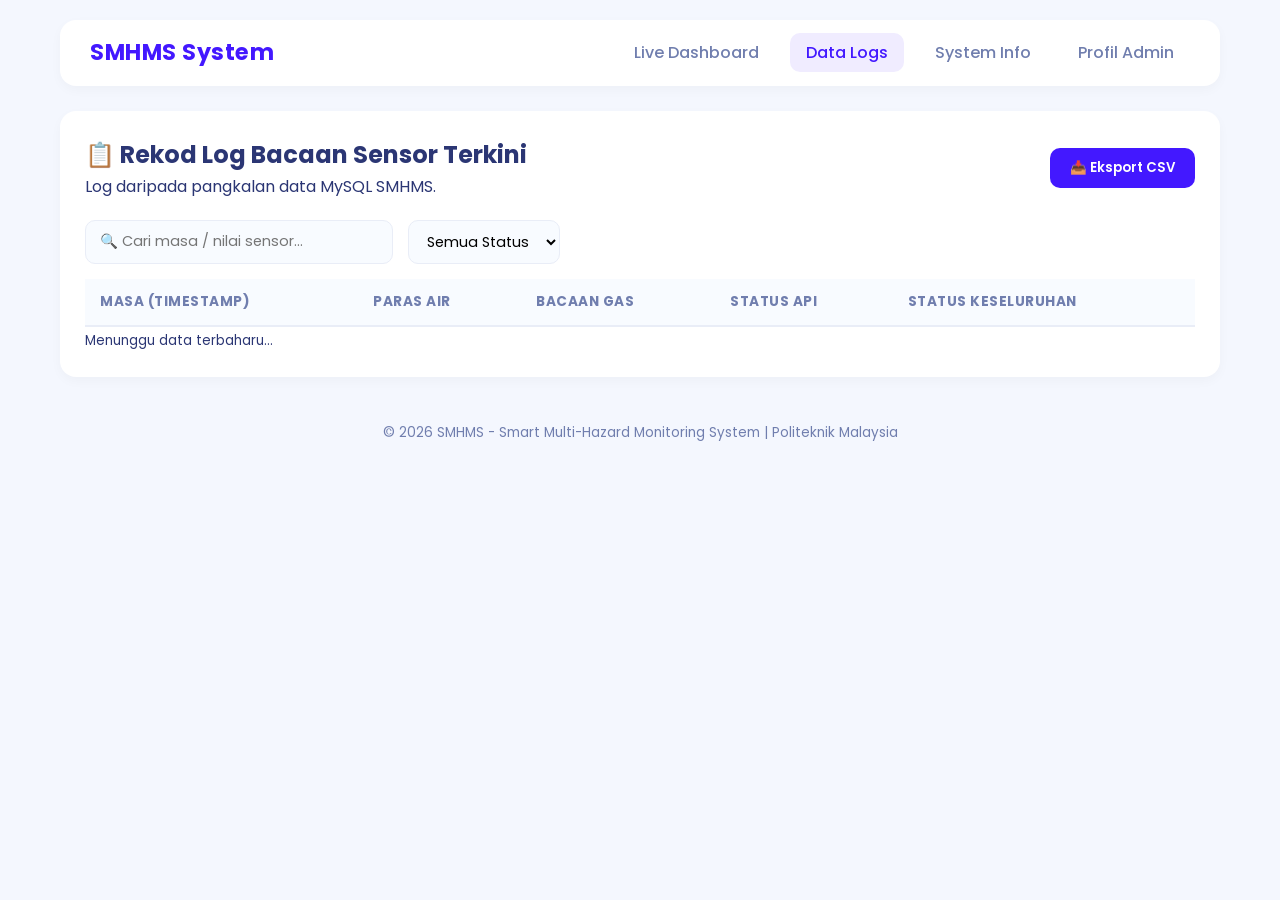
<file: analytics.html>
<!DOCTYPE html>
<html lang="ms">
<head>
  <meta charset="UTF-8">
  <meta name="viewport" content="width=device-width, initial-scale=1.0">
  <title>SMHMS - Data Logs</title>
  <link rel="stylesheet" href="style.css">
</head>
<body>

  <div class="container">
    <nav class="navbar">
      <div class="logo">SMHMS System</div>
      <ul class="nav-links">
        <li><a href="index.html">Live Dashboard</a></li>
        <li><a href="analytics.html" class="active">Data Logs</a></li>
        <li><a href="settings.html">System Info</a></li>
        <li><a href="profile.html">Profil Admin</a></li>
      </ul>
    </nav>

    <div class="table-card">
      <div class="table-card-header">
        <div>
          <h2>📋 Rekod Log Bacaan Sensor Terkini</h2>
          <p class="sub-text">Log daripada pangkalan data MySQL SMHMS.</p>
        </div>
        <button id="btnExport" class="btn-primary">📥 Eksport CSV</button>
      </div>

      <div class="toolbar">
        <input type="text" id="searchInput" placeholder="🔍 Cari masa / nilai sensor..." class="form-input">
        <select id="filterStatus" class="form-select">
          <option value="ALL">Semua Status</option>
          <option value="NORMAL">NORMAL</option>
          <option value="WARNING">WARNING</option>
          <option value="DANGER">DANGER</option>
        </select>
      </div>
      
      <div class="table-responsive">
        <table>
          <thead>
            <tr>
              <th>Masa (Timestamp)</th>
              <th>Paras Air</th>
              <th>Bacaan Gas</th>
              <th>Status Api</th>
              <th>Status Keseluruhan</th>
            </tr>
          </thead>
          <tbody id="logTableBody"></tbody>
        </table>
      </div>

      <div class="table-footer">
        <small id="entryCount">Menunggu data terbaharu...</small>
      </div>
    </div>

    <footer>
      <p>&copy; 2026 SMHMS - Smart Multi-Hazard Monitoring System | Politeknik Malaysia</p>
    </footer>
  </div>

  <script>
    const LOGS_API_URL = "http://localhost:5000/api/logs?api_key=SMHMS_SECRET_API_KEY_2026";
    let logHistory = [];

    function renderTable() {
      const tableBody = document.getElementById("logTableBody");
      const searchVal = document.getElementById("searchInput").value.toLowerCase();
      const filterStatus = document.getElementById("filterStatus").value;

      tableBody.innerHTML = "";

      const filteredLogs = logHistory.filter(item => {
        const matchesSearch = item.created_at.toLowerCase().includes(searchVal) || 
                              item.water_level.toString().includes(searchVal) || 
                              item.gas_level.toString().includes(searchVal);
        const matchesStatus = (filterStatus === "ALL") || (item.status_hazard === filterStatus);
        return matchesSearch && matchesStatus;
      });

      if (filteredLogs.length === 0) {
        tableBody.innerHTML = `<tr><td colspan="5" style="text-align:center; color:#707eae;">Tiada rekod log ditemui.</td></tr>`;
        return;
      }

      filteredLogs.forEach(item => {
        let badgeClass = "badge-normal";
        if (item.status_hazard === "WARNING") badgeClass = "badge-warning";
        if (item.status_hazard === "DANGER") badgeClass = "badge-danger";

        const row = `
          <tr>
            <td><b>${item.created_at}</b></td>
            <td>${item.water_level} cm</td>
            <td>${item.gas_level} PPM</td>
            <td>${item.fire_detected == 1 ? '<span class="text-danger"><b>DIKESAN</b></span>' : 'TIADA'}</td>
            <td><span class="badge ${badgeClass}">${item.status_hazard}</span></td>
          </tr>
        `;
        tableBody.innerHTML += row;
      });

      document.getElementById("entryCount").innerText = `Menunjukkan ${filteredLogs.length} daripada ${logHistory.length} rekod.`;
    }

    function exportToCSV() {
      if (logHistory.length === 0) {
        alert("Tiada data untuk dieksport!");
        return;
      }
      let csvContent = "data:text/csv;charset=utf-8,Masa,Paras Air (cm),Bacaan Gas (PPM),Status Api,Status Keseluruhan\n";
      logHistory.forEach(row => {
        csvContent += `"${row.created_at}","${row.water_level}","${row.gas_level}","${row.fire_detected == 1 ? 'DIKESAN' : 'TIADA'}","${row.status_hazard}"\n`;
      });
      const encodedUri = encodeURI(csvContent);
      const link = document.createElement("a");
      link.setAttribute("href", encodedUri);
      link.setAttribute("download", `SMHMS_Data_Logs_${new Date().toISOString().slice(0,10)}.csv`);
      document.body.appendChild(link);
      link.click();
      document.body.removeChild(link);
    }

    async function loadLogsFromMySQL() {
      try {
        const response = await fetch(LOGS_API_URL);
        const result = await response.json();
        if (result.status === "success") {
          logHistory = result.data;
          renderTable();
        }
      } catch (err) {
        console.error("Gagal memuatkan log:", err);
      }
    }

    window.addEventListener('DOMContentLoaded', () => {
      document.getElementById("searchInput").addEventListener("input", renderTable);
      document.getElementById("filterStatus").addEventListener("change", renderTable);
      document.getElementById("btnExport").addEventListener("click", exportToCSV);

      loadLogsFromMySQL();
      setInterval(loadLogsFromMySQL, 5000);
    });
  </script>
</body>
</html>
</file>
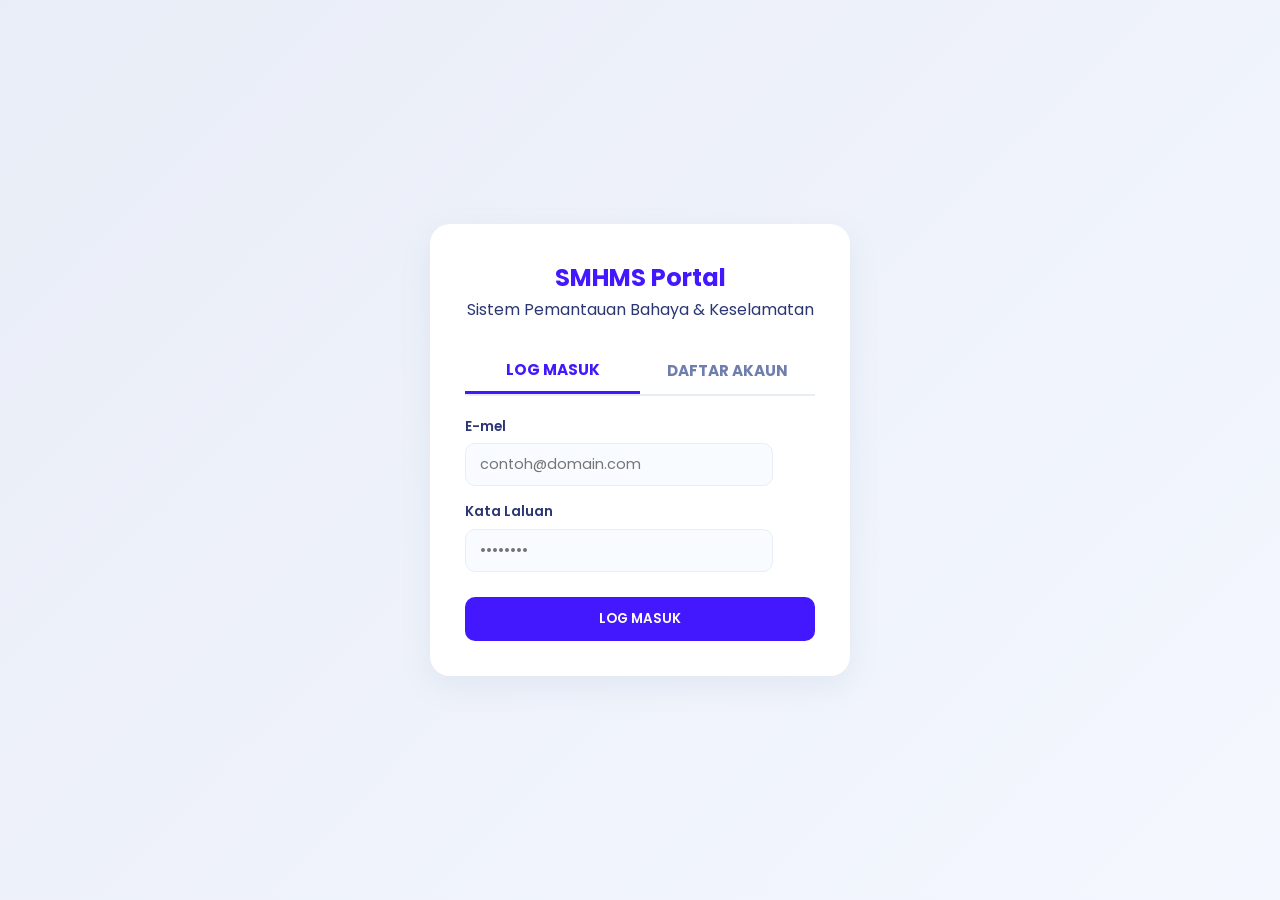
<file: login.html>
<!DOCTYPE html>
<html lang="ms">
<head>
  <meta charset="UTF-8">
  <meta name="viewport" content="width=device-width, initial-scale=1.0">
  <title>SMHMS - Log Masuk & Daftar</title>
  <link rel="stylesheet" href="style.css">
  <style>
    .tab-container {
      display: flex;
      margin-bottom: 20px;
      border-bottom: 2px solid #e9edf7;
    }
    .tab-btn {
      flex: 1;
      padding: 10px;
      background: none;
      border: none;
      font-weight: 700;
      color: #707eae;
      cursor: pointer;
      font-size: 0.95rem;
    }
    .tab-btn.active {
      color: #4318ff;
      border-bottom: 3px solid #4318ff;
    }
  </style>
</head>
<body class="login-body">

  <div class="login-card">
    <div class="login-brand">
      <h2 style="color: #4318ff;">SMHMS Portal</h2>
      <p class="sub-text">Sistem Pemantauan Bahaya & Keselamatan</p>
    </div>

    <div class="tab-container">
      <button class="tab-btn active" id="tabLoginBtn" onclick="switchTab('login')">LOG MASUK</button>
      <button class="tab-btn" id="tabRegisterBtn" onclick="switchTab('register')">DAFTAR AKAUN</button>
    </div>

    <div id="alertBox" class="alert-box alert-danger" style="display: none;"></div>

    <!-- Form 1: Log Masuk -->
    <form id="loginForm">
      <div class="input-box">
        <label for="loginEmail">E-mel</label>
        <div class="input-field">
          <input type="email" id="loginEmail" class="form-input" placeholder="contoh@domain.com" required>
        </div>
      </div>

      <div class="input-box">
        <label for="loginPassword">Kata Laluan</label>
        <div class="input-field">
          <input type="password" id="loginPassword" class="form-input" placeholder="••••••••" required>
        </div>
      </div>

      <button type="submit" class="btn-primary btn-full">LOG MASUK</button>
    </form>

    <!-- Form 2: Pendaftaran Akaun Baharu -->
    <form id="registerForm" style="display: none;">
      <div class="input-box">
        <label for="regName">Nama Penuh</label>
        <div class="input-field">
          <input type="text" id="regName" class="form-input" placeholder="Nama Anda" required>
        </div>
      </div>

      <div class="input-box">
        <label for="regEmail">E-mel</label>
        <div class="input-field">
          <input type="email" id="regEmail" class="form-input" placeholder="contoh@domain.com" required>
        </div>
      </div>

      <div class="input-box">
        <label for="regPassword">Kata Laluan</label>
        <div class="input-field">
          <input type="password" id="regPassword" class="form-input" placeholder="••••••••" required>
        </div>
      </div>

      <div class="input-box">
        <label for="regRole">Peranan Pengguna</label>
        <div class="input-field">
          <select id="regRole" class="form-input" style="width: 100%;">
            <option value="user">Pengguna Biasa (User)</option>
            <option value="admin">Pentadbir (Admin)</option>
          </select>
        </div>
      </div>

      <button type="submit" class="btn-primary btn-full" style="background: #05cd99;">DAFTAR AKAUN BAHARU</button>
    </form>
  </div>

  <script>
    const API_BASE = "http://localhost:5000/api";
    const API_KEY = "SMHMS_SECRET_API_KEY_2026";

    function switchTab(type) {
      const loginForm = document.getElementById("loginForm");
      const registerForm = document.getElementById("registerForm");
      const tabLoginBtn = document.getElementById("tabLoginBtn");
      const tabRegisterBtn = document.getElementById("tabRegisterBtn");
      const alertBox = document.getElementById("alertBox");

      alertBox.style.display = "none";

      if (type === 'login') {
        loginForm.style.display = "block";
        registerForm.style.display = "none";
        tabLoginBtn.classList.add("active");
        tabRegisterBtn.classList.remove("active");
      } else {
        loginForm.style.display = "none";
        registerForm.style.display = "block";
        tabRegisterBtn.classList.add("active");
        tabLoginBtn.classList.remove("active");
      }
    }

    document.getElementById("loginForm").addEventListener("submit", async (e) => {
      e.preventDefault();
      const email = document.getElementById("loginEmail").value;
      const password = document.getElementById("loginPassword").value;

      try {
        const response = await fetch(`${API_BASE}/login?api_key=${API_KEY}`, {
          method: "POST",
          headers: { "Content-Type": "application/json" },
          body: JSON.stringify({ email, password })
        });

        const result = await response.json();

        if (result.status === "success") {
          sessionStorage.setItem("userSession", JSON.stringify(result.user));
          window.location.href = result.user.role === "admin" ? "profile.html" : "index.html";
        } else {
          showAlert(result.message || "E-mel atau kata laluan tidak sah!", "danger");
        }
      } catch (err) {
        showAlert("Gagal menghubungi pelayan API MySQL!", "danger");
      }
    });

    document.getElementById("registerForm").addEventListener("submit", async (e) => {
      e.preventDefault();
      const name = document.getElementById("regName").value;
      const email = document.getElementById("regEmail").value;
      const password = document.getElementById("regPassword").value;
      const role = document.getElementById("regRole").value;

      try {
        const response = await fetch(`${API_BASE}/register?api_key=${API_KEY}`, {
          method: "POST",
          headers: { "Content-Type": "application/json" },
          body: JSON.stringify({ name, email, password, role })
        });

        const result = await response.json();

        if (result.status === "success") {
          showAlert("Akaun berjaya didaftarkan ke pangkalan data MySQL! Sila log masuk.", "success");
          document.getElementById("registerForm").reset();
          setTimeout(() => switchTab('login'), 1500);
        } else {
          showAlert(result.message || "Pendaftaran gagal!", "danger");
        }
      } catch (err) {
        showAlert("Gagal mendaftar akaun ke MySQL!", "danger");
      }
    });

    function showAlert(msg, type) {
      const alertBox = document.getElementById("alertBox");
      alertBox.innerText = msg;
      alertBox.className = `alert-box alert-${type}`;
      alertBox.style.display = "block";
    }
  </script>
</body>
</html>
</file>
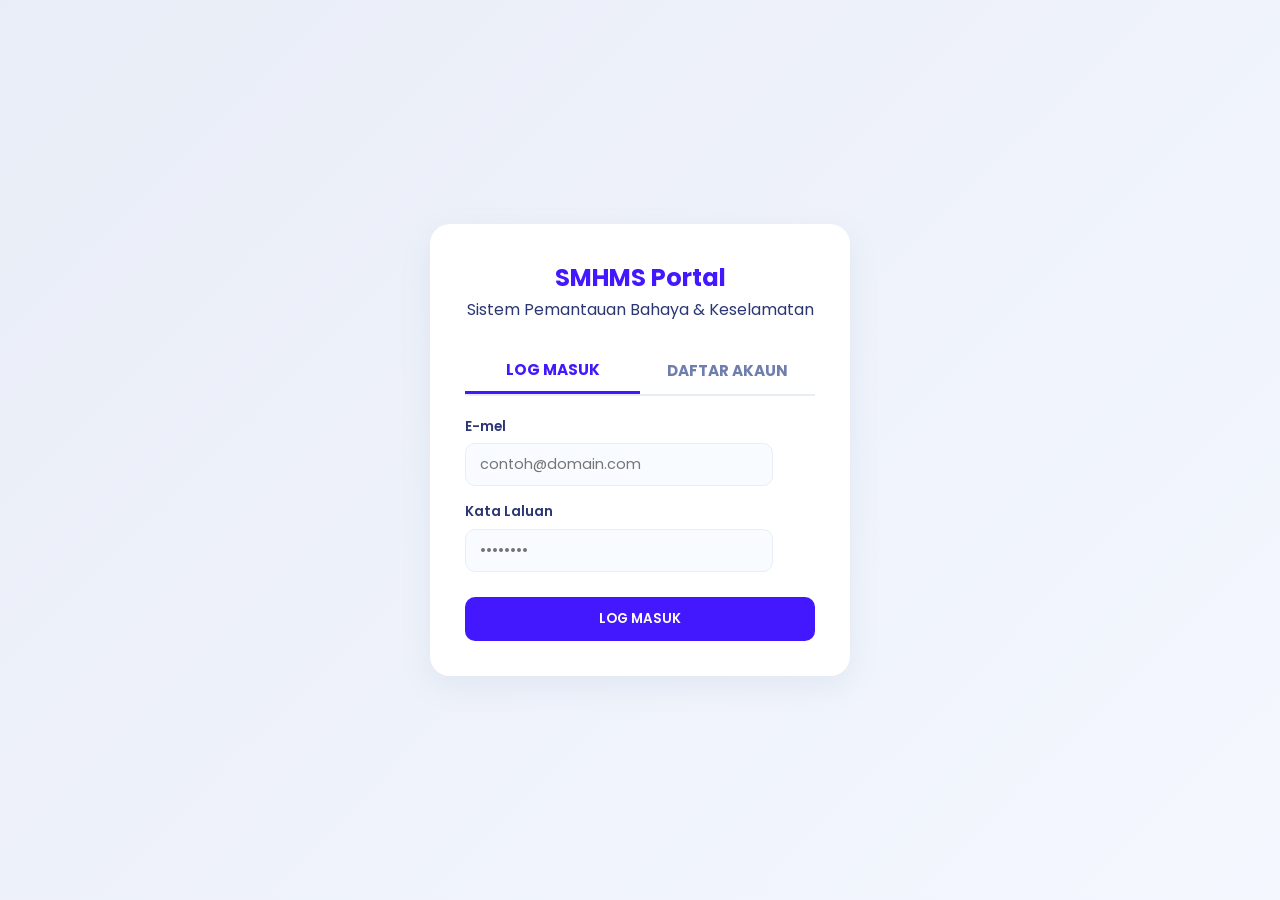
<file: profile.html>
<!DOCTYPE html>
<html lang="ms">
<head>
  <meta charset="UTF-8">
  <meta name="viewport" content="width=device-width, initial-scale=1.0">
  <title>SMHMS - Profil Admin</title>
  <link rel="stylesheet" href="style.css">
</head>
<body>

  <div class="container">
    <nav class="navbar">
      <div class="logo">SMHMS System</div>
      <ul class="nav-links">
        <li><a href="index.html">Live Dashboard</a></li>
        <li><a href="analytics.html">Data Logs</a></li>
        <li><a href="settings.html">System Info</a></li>
        <li><a href="profile.html" class="active">Profil Admin</a></li>
        <li><a href="#" id="btnLogout" style="background:#ee5d50; color:#fff;">Log Keluar</a></li>
      </ul>
    </nav>

    <div class="table-card">
      <div class="table-card-header">
        <div>
          <h2>👤 Profil Pentadbir Sistem (Admin)</h2>
          <p class="sub-text">Tetapan akaun dan maklumat peranan pengguna dari MySQL</p>
        </div>
        <span class="badge badge-danger">AKSES ADMIN</span>
      </div>

      <div class="grid" style="margin-top: 15px;">
        <div class="card">
          <h3>📌 Maklumat Akaun</h3>
          <ul class="info-list">
            <li><b>Nama Pengguna:</b> <span id="adminName">-</span></li>
            <li><b>E-mel Pentadbir:</b> <span id="adminEmail">-</span></li>
            <li><b>Peranan (Role):</b> <span id="adminRole" class="badge badge-danger">ADMIN</span></li>
            <li><b>Status Sesi:</b> <span class="badge badge-normal">Aktif</span></li>
          </ul>
        </div>

        <div class="card">
          <h3>🔒 Status Kebenaran Sistem</h3>
          <ul class="info-list">
            <li><b>Kawalan Ambang Sensor:</b> <span class="text-danger"><b>Dibenarkan</b></span></li>
            <li><b>Eksport Data CSV:</b> <span class="text-danger"><b>Dibenarkan</b></span></li>
            <li><b>Akses Pengkalan Data MySQL:</b> <span class="text-danger"><b>Penuh (Full Access)</b></span></li>
          </ul>
        </div>
      </div>
    </div>

    <footer>
      <p>&copy; 2026 SMHMS - Smart Multi-Hazard Monitoring System | Politeknik Malaysia</p>
    </footer>
  </div>

  <script>
    const sessionData = sessionStorage.getItem("userSession");
    
    if (!sessionData) {
      alert("Sila log masuk terlebih dahulu!");
      window.location.href = "login.html";
    } else {
      const user = JSON.parse(sessionData);

      if (user.role !== "admin") {
        alert("Akses ditolak! Halaman ini khas untuk Pentadbir Sistem (Admin).");
        window.location.href = "index.html";
      } else {
        document.getElementById("adminName").innerText = user.name || "Pentadbir SMHMS";
        document.getElementById("adminEmail").innerText = user.email;
        document.getElementById("adminRole").innerText = user.role.toUpperCase();
      }
    }

    document.getElementById("btnLogout").addEventListener("click", () => {
      sessionStorage.removeItem("userSession");
      window.location.href = "login.html";
    });
  </script>
</body>
</html>
</file>
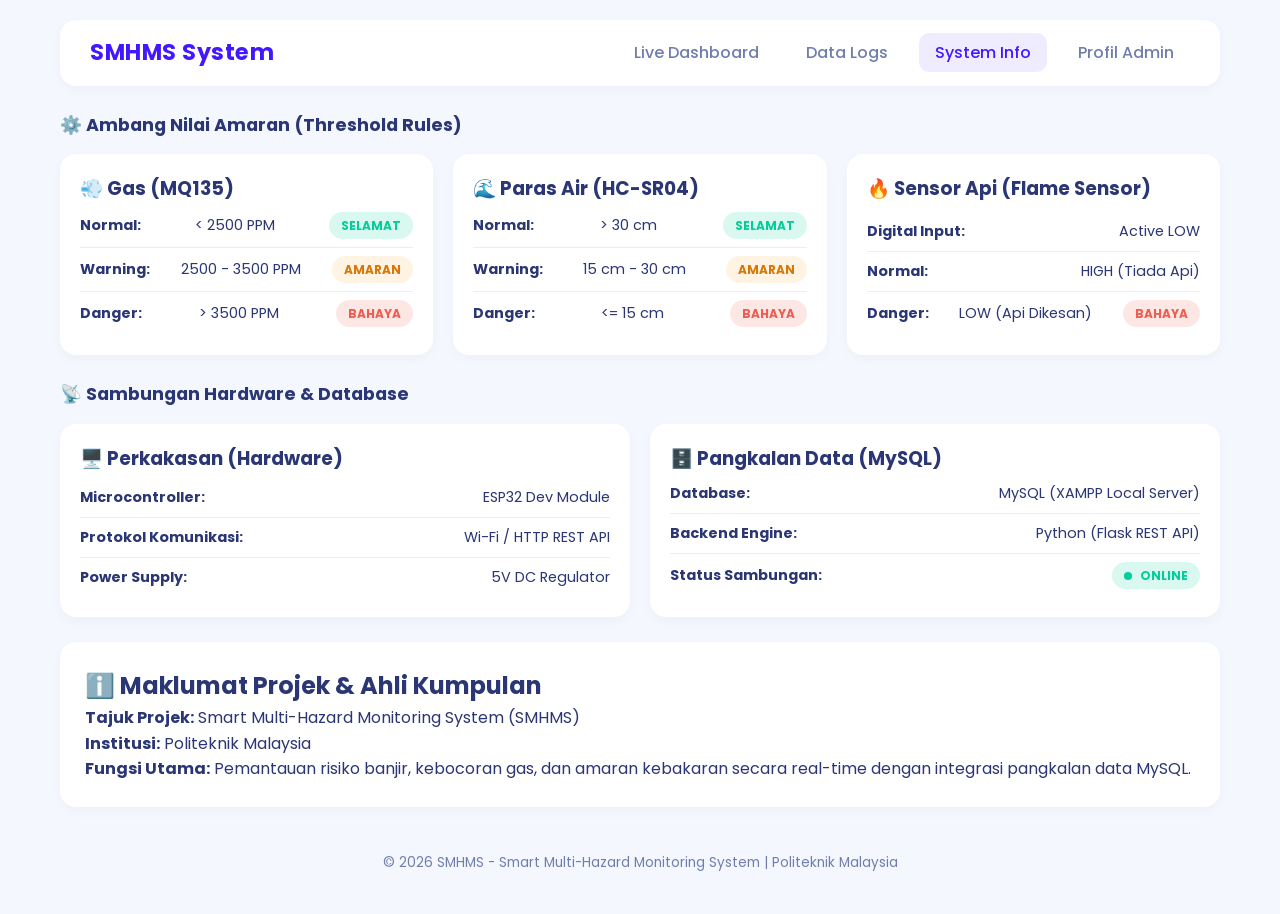
<file: settings.html>
<!DOCTYPE html>
<html lang="ms">
<head>
  <meta charset="UTF-8">
  <meta name="viewport" content="width=device-width, initial-scale=1.0">
  <title>SMHMS - System Info</title>
  <link rel="stylesheet" href="style.css">
</head>
<body>

  <div class="container">
    <nav class="navbar">
      <div class="logo">SMHMS System</div>
      <ul class="nav-links">
        <li><a href="index.html">Live Dashboard</a></li>
        <li><a href="analytics.html">Data Logs</a></li>
        <li><a href="settings.html" class="active">System Info</a></li>
        <li><a href="profile.html">Profil Admin</a></li>
      </ul>
    </nav>

    <div class="section-title">⚙️ Ambang Nilai Amaran (Threshold Rules)</div>
    <div class="grid">
      <div class="card card-gas">
        <h3>💨 Gas (MQ135)</h3>
        <ul class="info-list">
          <li><b>Normal:</b> &lt; 2500 PPM <span class="badge badge-normal">Selamat</span></li>
          <li><b>Warning:</b> 2500 - 3500 PPM <span class="badge badge-warning">Amaran</span></li>
          <li><b>Danger:</b> &gt; 3500 PPM <span class="badge badge-danger">Bahaya</span></li>
        </ul>
      </div>

      <div class="card card-water">
        <h3>🌊 Paras Air (HC-SR04)</h3>
        <ul class="info-list">
          <li><b>Normal:</b> &gt; 30 cm <span class="badge badge-normal">Selamat</span></li>
          <li><b>Warning:</b> 15 cm - 30 cm <span class="badge badge-warning">Amaran</span></li>
          <li><b>Danger:</b> &lt;= 15 cm <span class="badge badge-danger">Bahaya</span></li>
        </ul>
      </div>

      <div class="card card-fire">
        <h3>🔥 Sensor Api (Flame Sensor)</h3>
        <ul class="info-list">
          <li><b>Digital Input:</b> Active LOW</li>
          <li><b>Normal:</b> HIGH (Tiada Api)</li>
          <li><b>Danger:</b> LOW (Api Dikesan) <span class="badge badge-danger">Bahaya</span></li>
        </ul>
      </div>
    </div>

    <div class="section-title">📡 Sambungan Hardware & Database</div>
    <div class="grid">
      <div class="card">
        <h3>🖥️ Perkakasan (Hardware)</h3>
        <ul class="info-list">
          <li><b>Microcontroller:</b> ESP32 Dev Module</li>
          <li><b>Protokol Komunikasi:</b> Wi-Fi / HTTP REST API</li>
          <li><b>Power Supply:</b> 5V DC Regulator</li>
        </ul>
      </div>

      <div class="card">
        <h3>🗄️ Pangkalan Data (MySQL)</h3>
        <ul class="info-list">
          <li><b>Database:</b> MySQL (XAMPP Local Server)</li>
          <li><b>Backend Engine:</b> Python (Flask REST API)</li>
          <li><b>Status Sambungan:</b> <span class="badge badge-normal"><span class="pulse-dot"></span> Online</span></li>
        </ul>
      </div>
    </div>

    <div class="table-card">
      <h2>ℹ️ Maklumat Projek & Ahli Kumpulan</h2>
      <div class="project-details">
        <p><b>Tajuk Projek:</b> Smart Multi-Hazard Monitoring System (SMHMS)</p>
        <p><b>Institusi:</b> Politeknik Malaysia</p>
        <p><b>Fungsi Utama:</b> Pemantauan risiko banjir, kebocoran gas, dan amaran kebakaran secara real-time dengan integrasi pangkalan data MySQL.</p>
      </div>
    </div>

    <footer>
      <p>&copy; 2026 SMHMS - Smart Multi-Hazard Monitoring System | Politeknik Malaysia</p>
    </footer>
  </div>

</body>
</html>
</file>
<file: style.css>
/* ==========================================================
   SMHMS System - Main & Responsive CSS (2026 Edition)
   ========================================================== */

/* Import Font Modern Poppins */
@import url('https://fonts.googleapis.com/css2?family=Poppins:wght@300;400;500;600;700&display=swap');

:root {
  --primary: #4318ff;
  --primary-hover: #3311db;
  --bg-color: #f4f7fe;
  --card-bg: #ffffff;
  --text-main: #2b3674;
  --text-muted: #707eae;
  --border-color: #e9edf7;
  
  /* Status Colors */
  --success: #05cd99;
  --warning: #ffb547;
  --danger: #ee5d50;
  
  --shadow-sm: 0px 4px 12px rgba(0, 0, 0, 0.03);
  --shadow-md: 0px 10px 30px rgba(112, 144, 176, 0.12);
  --radius: 16px;
}

* {
  margin: 0;
  padding: 0;
  box-sizing: border-box;
  font-family: 'Poppins', sans-serif;
}

body {
  background-color: var(--bg-color);
  color: var(--text-main);
  line-height: 1.6;
  min-height: 100vh;
}

.container {
  max-width: 1200px;
  margin: 0 auto;
  padding: 20px;
}

/* ==========================================================
   NAVBAR
   ========================================================== */
.navbar {
  display: flex;
  justify-content: space-between;
  align-items: center;
  background: var(--card-bg);
  padding: 15px 30px;
  border-radius: var(--radius);
  box-shadow: var(--shadow-sm);
  margin-bottom: 25px;
}

.navbar .logo {
  font-size: 1.4rem;
  font-weight: 700;
  color: var(--primary);
  letter-spacing: 0.5px;
}

.nav-links {
  display: flex;
  list-style: none;
  gap: 15px;
}

.nav-links a {
  text-decoration: none;
  color: var(--text-muted);
  font-weight: 500;
  padding: 8px 16px;
  border-radius: 10px;
  transition: all 0.3s ease;
}

.nav-links a:hover, .nav-links a.active {
  color: var(--primary);
  background: rgba(67, 24, 255, 0.08);
}

/* ==========================================================
   HEADER & CLOCK
   ========================================================== */
header {
  display: flex;
  justify-content: space-between;
  align-items: center;
  margin-bottom: 25px;
  flex-wrap: wrap;
  gap: 15px;
}

.header-title h1 {
  font-size: 1.6rem;
  font-weight: 700;
  color: var(--text-main);
}

.header-title p {
  color: var(--text-muted);
  font-size: 0.9rem;
}

.clock-card {
  background: var(--card-bg);
  padding: 12px 20px;
  border-radius: var(--radius);
  box-shadow: var(--shadow-sm);
  text-align: right;
  border-left: 4px solid var(--primary);
}

#liveTime {
  font-size: 1.2rem;
  font-weight: 700;
  color: var(--primary);
}

#liveDate {
  font-size: 0.8rem;
  color: var(--text-muted);
}

/* ==========================================================
   MAIN STATUS CARD & BADGES
   ========================================================== */
.status-card {
  background: var(--card-bg);
  padding: 25px;
  border-radius: var(--radius);
  box-shadow: var(--shadow-md);
  text-align: center;
  margin-bottom: 25px;
  transition: all 0.3s ease;
  border: 2px solid transparent;
}

.status-card h2 {
  font-size: 0.9rem;
  text-transform: uppercase;
  letter-spacing: 1px;
  color: var(--text-muted);
  margin-bottom: 5px;
}

.status-card p {
  font-size: 2.2rem;
  font-weight: 700;
  margin-bottom: 5px;
}

.status-normal { border-color: var(--success); }
.status-normal p { color: var(--success); }

.status-warning { border-color: var(--warning); }
.status-warning p { color: var(--warning); }

.status-danger { border-color: var(--danger); }
.status-danger p { color: var(--danger); }

.badge {
  padding: 4px 12px;
  border-radius: 20px;
  font-size: 0.75rem;
  font-weight: 700;
  text-transform: uppercase;
  display: inline-block;
}

.badge-normal { background: rgba(5, 205, 153, 0.15); color: var(--success); }
.badge-warning { background: rgba(255, 181, 71, 0.15); color: #d97706; }
.badge-danger { background: rgba(238, 93, 80, 0.15); color: var(--danger); }

/* ==========================================================
   GRID CARDS & HARDWARE INFO
   ========================================================== */
.grid {
  display: grid;
  grid-template-columns: repeat(auto-fit, minmax(280px, 1fr));
  gap: 20px;
  margin-bottom: 25px;
}

.card {
  background: var(--card-bg);
  padding: 20px;
  border-radius: var(--radius);
  box-shadow: var(--shadow-sm);
  display: flex;
  flex-direction: column;
  justify-content: space-between;
}

.card-header {
  display: flex;
  justify-content: space-between;
  align-items: center;
  margin-bottom: 15px;
}

.card-header h3 {
  font-size: 1.05rem;
  font-weight: 600;
}

.value-container {
  display: flex;
  align-items: baseline;
  gap: 8px;
}

.value-container .value {
  font-size: 2.5rem;
  font-weight: 700;
  color: var(--text-main);
}

.value-container .unit {
  font-size: 1rem;
  color: var(--text-muted);
  font-weight: 500;
}

.info-list {
  list-style: none;
}

.info-list li {
  font-size: 0.9rem;
  padding: 8px 0;
  border-bottom: 1px solid var(--border-color);
  display: flex;
  justify-content: space-between;
  align-items: center;
}

.info-list li:last-child {
  border-bottom: none;
}

.section-title {
  font-size: 1.1rem;
  font-weight: 700;
  margin: 25px 0 15px 0;
  color: var(--text-main);
}

/* ==========================================================
   CHARTS & TABLES
   ========================================================== */
.chart-card, .table-card {
  background: var(--card-bg);
  padding: 25px;
  border-radius: var(--radius);
  box-shadow: var(--shadow-sm);
  margin-bottom: 25px;
}

.chart-header, .table-card-header {
  display: flex;
  justify-content: space-between;
  align-items: center;
  margin-bottom: 20px;
  flex-wrap: wrap;
  gap: 10px;
}

.chart-container {
  position: relative;
  height: 320px;
  width: 100%;
}

.table-responsive {
  width: 100%;
  overflow-x: auto;
}

table {
  width: 100%;
  border-collapse: collapse;
  text-align: left;
}

table th {
  background: #f8fbff;
  color: var(--text-muted);
  padding: 12px 15px;
  font-size: 0.85rem;
  text-transform: uppercase;
  letter-spacing: 0.5px;
  border-bottom: 2px solid var(--border-color);
}

table td {
  padding: 14px 15px;
  border-bottom: 1px solid var(--border-color);
  font-size: 0.9rem;
}

.toolbar {
  display: flex;
  gap: 15px;
  margin-bottom: 15px;
}

/* ==========================================================
   FORMS, INPUTS & BUTTONS
   ========================================================== */
.form-input, .form-select {
  padding: 10px 14px;
  border: 1px solid var(--border-color);
  border-radius: 10px;
  outline: none;
  font-size: 0.9rem;
  background: #f8fbff;
  transition: all 0.3s ease;
}

.form-input:focus, .form-select:focus {
  border-color: var(--primary);
  background: #fff;
}

.btn-primary {
  background: var(--primary);
  color: #fff;
  border: none;
  padding: 10px 20px;
  border-radius: 10px;
  font-weight: 600;
  cursor: pointer;
  transition: all 0.3s ease;
}

.btn-primary:hover {
  background: var(--primary-hover);
}

.btn-full {
  width: 100%;
  padding: 12px;
  margin-top: 10px;
}

/* ==========================================================
   LOGIN & REGISTER PAGE
   ========================================================== */
.login-body {
  display: flex;
  justify-content: center;
  align-items: center;
  min-height: 100vh;
  background: linear-gradient(135deg, #e9edf7 0%, #f4f7fe 100%);
}

.login-card {
  background: var(--card-bg);
  width: 100%;
  max-width: 420px;
  padding: 35px;
  border-radius: 20px;
  box-shadow: var(--shadow-md);
}

.login-brand {
  text-align: center;
  margin-bottom: 25px;
}

.input-box {
  margin-bottom: 15px;
}

.input-box label {
  display: block;
  font-size: 0.85rem;
  font-weight: 600;
  margin-bottom: 6px;
  color: var(--text-main);
}

.alert-box {
  padding: 10px 15px;
  border-radius: 10px;
  font-size: 0.85rem;
  margin-bottom: 15px;
  text-align: center;
  font-weight: 500;
}

.alert-danger { background: rgba(238, 93, 80, 0.12); color: var(--danger); }
.alert-success { background: rgba(5, 205, 153, 0.12); color: var(--success); }

/* ==========================================================
   ANIMATIONS & FOOTER
   ========================================================== */
.pulse-dot {
  display: inline-block;
  width: 8px;
  height: 8px;
  border-radius: 50%;
  background: var(--success);
  margin-right: 5px;
  box-shadow: 0 0 0 0 rgba(5, 205, 153, 0.7);
  animation: pulse 1.6s infinite;
}

@keyframes pulse {
  0% { transform: scale(0.95); box-shadow: 0 0 0 0 rgba(5, 205, 153, 0.7); }
  70% { transform: scale(1); box-shadow: 0 0 0 8px rgba(5, 205, 153, 0); }
  100% { transform: scale(0.95); box-shadow: 0 0 0 0 rgba(5, 205, 153, 0); }
}

footer {
  text-align: center;
  color: var(--text-muted);
  font-size: 0.85rem;
  padding: 20px 0;
  margin-top: 20px;
}

/* ==========================================================
   RESPONSIVE LAYOUT
   ========================================================== */
@media (max-width: 768px) {
  .navbar {
    flex-direction: column;
    gap: 15px;
  }
  
  .nav-links {
    flex-wrap: wrap;
    justify-content: center;
  }
  
  header {
    flex-direction: column;
    align-items: flex-start;
  }
  
  .clock-card {
    text-align: left;
    width: 100%;
  }
}
</file>
